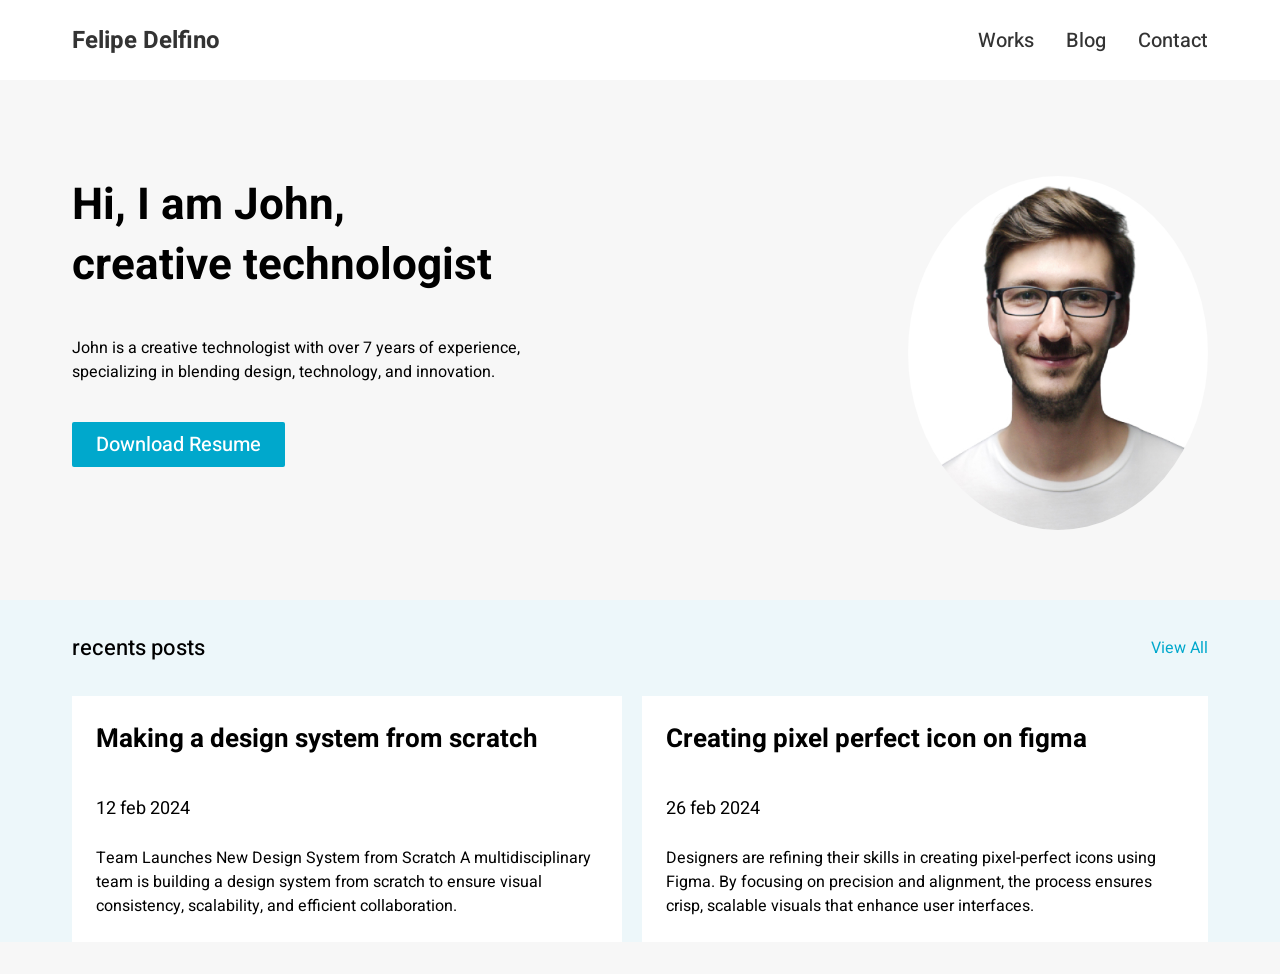
<file: index.html>
<!DOCTYPE html>
<html lang="pt-br">
  <head>
    <meta charset="UTF-8" />
    <meta name="viewport" content="width=device-width, initial-scale=1.0" />
    <title>Pagina</title>
    <link rel="preconnect" href="https://fonts.googleapis.com" />
    <link rel="preconnect" href="https://fonts.gstatic.com" crossorigin />
    <link
      href="https://fonts.googleapis.com/css2?family=Heebo:wght@100..900&display=swap"
      rel="stylesheet"
    />
    <link rel="stylesheet" href="styles.css" />
  </head>
  <body>
    <header>
      <nav id="navbar">
        <a class="nav-brand" href="#">Felipe Delfino</a>

        <ul class="nav-list">
          <li class="nav-item">
            <a href="#">Works</a>
          </li>
          <li class="nav-item">
            <a href="#">Blog</a>
          </li>
          <li class="nav-item">
            <a href="#">Contact</a>
          </li>
        </ul>

        <div class="hamburger-menu">
          <?xml version="1.0" encoding="utf-8"?><!-- Uploaded to: SVG Repo, www.svgrepo.com, Generator: SVG Repo Mixer Tools -->
          <svg
            width="20px"
            height="30Spx"
            viewBox="0 0 24 24"
            fill="none"
            xmlns="http://www.w3.org/2000/svg"
          >
            <path
              d="M20 7L4 7"
              stroke="#1C274C"
              stroke-width="1.5"
              stroke-linecap="round"
            />
            <path
              d="M20 12L4 12"
              stroke="#1C274C"
              stroke-width="1.5"
              stroke-linecap="round"
            />
            <path
              d="M20 17L4 17"
              stroke="#1C274C"
              stroke-width="1.5"
              stroke-linecap="round"
            />
          </svg>
        </div>
      </nav>
    </header>

    <main>
      <section id="banner">
        <div class="banner-content">
          <h1 class="banner-content-title">
            Hi, I am John,<br />creative technologist
          </h1>
          <p class="banner-content-subtitle">
            John is a creative technologist with over 7 years of experience,
            specializing in blending design, technology, and innovation.
          </p>
          <button class="banner-content-btn">Download Resume</button>
        </div>

        <img src="/images/Rectangle 20.jpg" alt="John" class="banner-img" />
      </section>
      <section id="posts">
        <div class="posts-content">
          <div class="posts-content-header">
            <h2 class="section-title">recents posts</h2>
            <a class="view-all-link" href="">View All</a>
          </div>
          <div class="posts-cards">
            <div class="post-card">
              <h3>Making a design system from scratch</h3>
              <span>12 feb 2024</span>
              <p>
                Team Launches New Design System from Scratch A multidisciplinary
                team is building a design system from scratch to ensure visual
                consistency, scalability, and efficient collaboration.
              </p>
            </div>
            <div class="post-card">
              <h3>Creating pixel perfect icon on figma</h3>
              <span>26 feb 2024</span>
              <p>
                Designers are refining their skills in creating pixel-perfect
                icons using Figma. By focusing on precision and alignment, the
                process ensures crisp, scalable visuals that enhance user
                interfaces.
              </p>
            </div>
          </div>
        </div>
      </section>
    </main>
    <footer></footer>
  </body>
</html>
</file>
<file: styles.css>
* {
  margin: 0px;
  padding: 0px;
  box-sizing: border-box;
}
body,
button,
textarea,
input,
select {
  font-family: "Heebo", sans-serif;
}

body {
  background-color: #f7f7f7;
}

header {
  background-color: #fff;
  height: 5rem;
}

header #navbar {
  display: flex;
  padding: 0 2rem;
  max-width: 1200px;
  justify-content: space-between;
  align-items: center;
  margin: 0 auto;
  height: 5rem;
}

header #navbar .nav-brand {
  text-decoration: none;
  font-size: 1.5rem;
  font-weight: 700;
  color: #333;
}

header #navbar .nav-brand:hover {
  color: #696969;
  transition: color 0.3s;
}
header #navbar .nav-list {
  list-style: none;
  display: flex;
  align-items: center;
  gap: 2rem;
}

header #navbar .nav-list .nav-item a {
  text-decoration: none;
  color: #333;
  font-size: 1.25rem;
  font-weight: 500;
}
header #navbar .nav-list .nav-item a:hover {
  color: #777;
  transition: color 0.3s;
}

header #navbar .hamburger-menu {
  display: none;
}

@media (max-width: 46.25rem) {
  header #navbar .hamburger-menu {
    display: block;
  }
  header #navbar .nav-list {
    display: none;
  }
}

/* SECTION BANNER */

main {
  margin-top: 6rem;
}

main #banner {
  display: flex;
  justify-content: space-between;
  max-width: 1200px;
  padding: 0 2rem;
  margin: 0 auto;
}

main #banner .banner-content .banner-content-title {
  font-size: 2.75rem;
  font-weight: 700;
  line-height: 3.75rem;
  margin-bottom: 2.5rem;
}

main #banner .banner-content .banner-content-subtitle {
  font-size: 1rem;
  font-weight: 400;
  line-height: 1.5rem;
  max-width: 31.25rem;
  margin-bottom: 2.375rem;
}

main #banner .banner-content .banner-content-btn {
  background-color: #00a8cc;
  color: white;
  font-size: 1.25rem;
  font-weight: 500;
  border-radius: 0.125rem;
  padding: 0.5rem 1.5rem;
  border: none;
}

main #banner .banner-img {
  border-radius: 50%;
  width: 100%;
  max-width: 18.75rem;
}

@media (max-width: 57.5rem) {
  main #banner {
    flex-direction: column-reverse;
    align-items: center;
    gap: 2rem;
  }
  main #banner .banner-content {
    text-align: center;
  }
}
/* SECTION POSTS*/

main #posts {
  margin-top: 4.375rem;
  background-color: #edf7fa;
}
main #posts .posts-content {
  padding: 0 2rem;
  max-width: 1200px;
  margin: 0 auto;
}
main #posts .posts-content .posts-content-header {
  display: flex;
  justify-content: space-between;
  align-items: center;
  padding: 2rem 0;
}

main #posts .posts-content .posts-content-header .section-title {
  font-size: 1.375rem;
  font-weight: 500;
}

main #posts .posts-content .posts-content-header .view-all-link {
  text-decoration: none;
  color: #00a8cc;
}

main #posts .posts-content .posts-cards {
  display: flex;
  gap: 1.25rem;
  margin-bottom: 2rem;
}
main #posts .posts-content .posts-cards .post-card {
  background-color: #fff;
  padding: 1.5rem;
  align-items: center;
  justify-content: space-between;
}
main #posts .posts-content .posts-cards .post-card h3 {
  font-size: 1.625rem;
  font-weight: 700;
  margin-bottom: 2.313rem;
}
main #posts .posts-content .posts-cards .post-card span {
  font-size: 1.125rem;
  font-weight: 400;
  margin-bottom: 1.5rem;
  display: block;
}
@media (max-width: 46.25rem) {
  main #posts .posts-content .posts-cards {
    flex-direction: column;
  }
}
</file>
<file: CSS/styles.css>
* {
  margin: 0px;
  padding: 0px;
  box-sizing: border-box;
}
body,
button,
textarea,
input,
select {
  font-family: "Heebo", sans-serif;
}

body {
  background-color: #f7f7f7;
}

header {
  background-color: #fff;
  height: 5rem;
}

header #navbar {
  display: flex;
  padding: 0 2rem;
  max-width: 1200px;
  justify-content: space-between;
  align-items: center;
  margin: 0 auto;
  height: 5rem;
}

header #navbar .nav-brand {
  text-decoration: none;
  font-size: 1.5rem;
  font-weight: 700;
  color: #333;
}

header #navbar .nav-brand:hover {
  color: #696969;
  transition: color 0.3s;
}
header #navbar .nav-list {
  list-style: none;
  display: flex;
  align-items: center;
  gap: 2rem;
}

header #navbar .nav-list .nav-item a {
  text-decoration: none;
  color: #333;
  font-size: 1.25rem;
  font-weight: 500;
}
header #navbar .nav-list .nav-item a:hover {
  color: #777;
  transition: color 0.3s;
}

header #navbar .hamburger-menu {
  display: none;
}

@media (max-width: 46.25rem) {
  header #navbar .hamburger-menu {
    display: block;
  }
  header #navbar .nav-list {
    display: none;
  }
}

/* SECTION BANNER */

main {
  margin-top: 6rem;
}

main #banner {
  display: flex;
  justify-content: space-between;
  max-width: 1200px;
  padding: 0 2rem;
  margin: 0 auto;
}

main #banner .banner-content .banner-content-title {
  font-size: 2.75rem;
  font-weight: 700;
  line-height: 3.75rem;
  margin-bottom: 2.5rem;
}

main #banner .banner-content .banner-content-subtitle {
  font-size: 1rem;
  font-weight: 400;
  line-height: 1.5rem;
  max-width: 31.25rem;
  margin-bottom: 2.375rem;
}

main #banner .banner-content .banner-content-btn {
  background-color: #00a8cc;
  color: white;
  font-size: 1.25rem;
  font-weight: 500;
  border-radius: 0.125rem;
  padding: 0.5rem 1.5rem;
  border: none;
}

main #banner .banner-img {
  border-radius: 50%;
  width: 100%;
  max-width: 18.75rem;
}

@media (max-width: 57.5rem) {
  main #banner {
    flex-direction: column-reverse;
    align-items: center;
    gap: 2rem;
  }
  main #banner .banner-content {
    text-align: center;
  }
}
/* SECTION POSTS*/

main #posts {
  margin-top: 4.375rem;
  background-color: #edf7fa;
}
main #posts .posts-content {
  padding: 0 2rem;
  max-width: 1200px;
  margin: 0 auto;
}
main #posts .posts-content .posts-content-header {
  display: flex;
  justify-content: space-between;
  align-items: center;
  padding: 2rem 0;
}

main #posts .posts-content .posts-content-header .section-title {
  font-size: 1.375rem;
  font-weight: 500;
}

main #posts .posts-content .posts-content-header .view-all-link {
  text-decoration: none;
  color: #00a8cc;
}

main #posts .posts-content .posts-cards {
  display: flex;
  gap: 1.25rem;
  margin-bottom: 2rem;
}
main #posts .posts-content .posts-cards .post-card {
  background-color: #fff;
  padding: 1.5rem;
  align-items: center;
  justify-content: space-between;
}
main #posts .posts-content .posts-cards .post-card h3 {
  font-size: 1.625rem;
  font-weight: 700;
  margin-bottom: 2.313rem;
}
main #posts .posts-content .posts-cards .post-card span {
  font-size: 1.125rem;
  font-weight: 400;
  margin-bottom: 1.5rem;
  display: block;
}
@media (max-width: 46.25rem) {
  main #posts .posts-content .posts-cards {
    flex-direction: column;
  }
}
</file>
